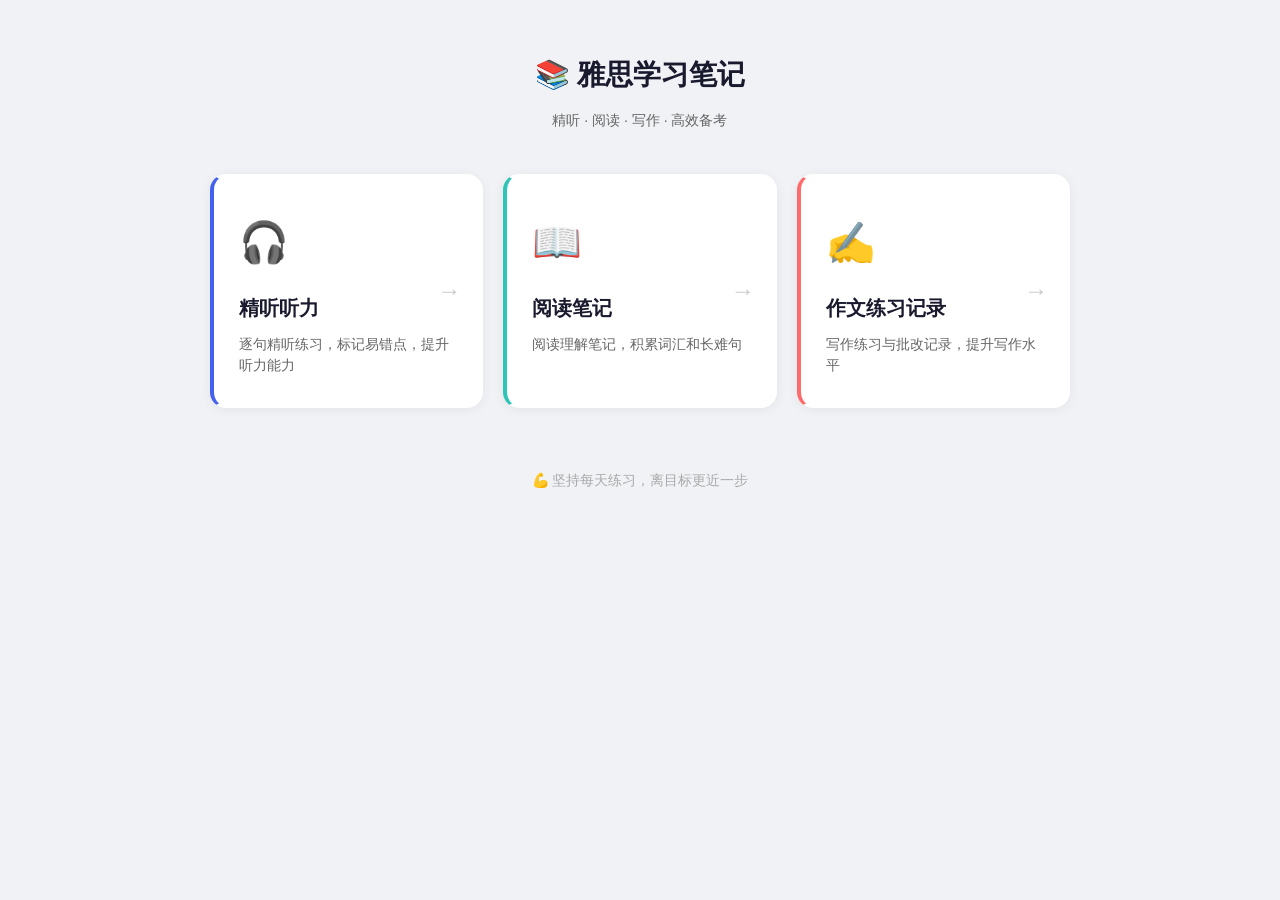
<file: index.html>
<!DOCTYPE html>
<html lang="zh-CN">
<head>
    <meta charset="UTF-8">
    <meta name="viewport" content="width=device-width, initial-scale=1.0">
    <title>雅思学习笔记</title>
    <link rel="stylesheet" href="style.css">
</head>
<body>
    <div class="container">
        <!-- Header -->
        <header class="header">
            <h1>📚 雅思学习笔记</h1>
            <p class="subtitle">精听 · 阅读 · 写作 · 高效备考</p>
        </header>

        <!-- Category Cards -->
        <div class="category-grid">
            <!-- 精听听力 -->
            <a href="listening.html" class="category-card card-listening">
                <div class="card-icon">🎧</div>
                <h2>精听听力</h2>
                <p>逐句精听练习，标记易错点，提升听力能力</p>
                <span class="card-arrow">→</span>
            </a>

            <!-- 阅读笔记 -->
            <a href="reading.html" class="category-card card-reading">
                <div class="card-icon">📖</div>
                <h2>阅读笔记</h2>
                <p>阅读理解笔记，积累词汇和长难句</p>
                <span class="card-arrow">→</span>
            </a>

            <!-- 作文练习 -->
            <a href="writing.html" class="category-card card-writing">
                <div class="card-icon">✍️</div>
                <h2>作文练习记录</h2>
                <p>写作练习与批改记录，提升写作水平</p>
                <span class="card-arrow">→</span>
            </a>
        </div>

        <!-- Footer -->
        <footer class="footer">
            <p>💪 坚持每天练习，离目标更近一步</p>
        </footer>
    </div>
</body>
</html>
</file>
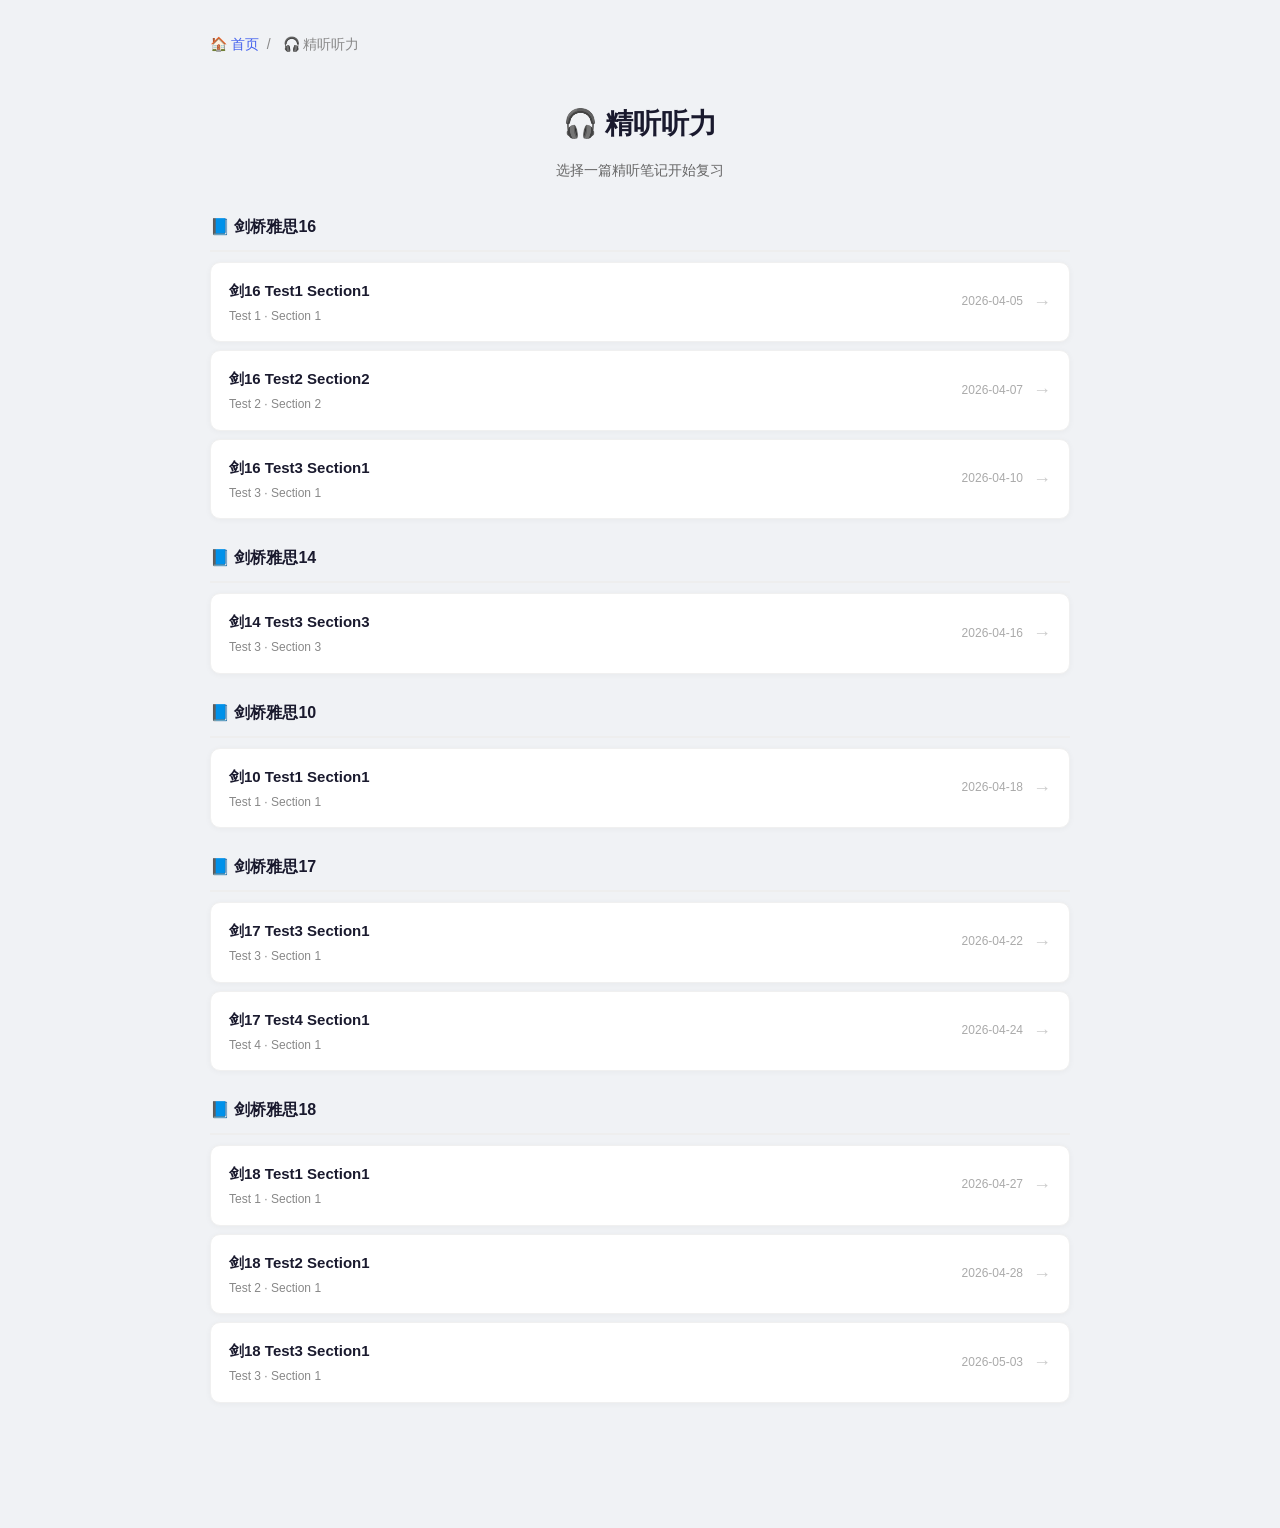
<file: listening.html>
<!DOCTYPE html>
<html lang="zh-CN">
<head>
    <meta charset="UTF-8">
    <meta name="viewport" content="width=device-width, initial-scale=1.0">
    <title>精听听力 - 雅思学习笔记</title>
    <link rel="stylesheet" href="style.css">
</head>
<body>
    <div class="container">
        <!-- Nav -->
        <nav class="breadcrumb">
            <a href="index.html">🏠 首页</a> <span>/</span> <span>🎧 精听听力</span>
        </nav>

        <header class="header">
            <h1>🎧 精听听力</h1>
            <p class="subtitle">选择一篇精听笔记开始复习</p>
        </header>

        <!-- Note List -->
        <div class="note-list" id="listeningList">
            <div class="placeholder">
                <p>加载中...</p>
            </div>
        </div>
    </div>

    <script src="notes-config.js"></script>
    <script>
        function renderListeningList() {
            const container = document.getElementById('listeningList');
            const notes = NOTES_CONFIG.listening;

            if (notes.length === 0) {
                container.innerHTML = `
                    <div class="empty-state">
                        <div class="empty-icon">📭</div>
                        <p>还没有精听笔记</p>
                        <p class="empty-tip">在 <code>notes-config.js</code> 中添加笔记配置，并将笔记文件放入 <code>note/</code> 文件夹</p>
                    </div>`;
                return;
            }

            // 按book分组
            const groups = {};
            notes.forEach(note => {
                const book = note.book || '未分类';
                if (!groups[book]) groups[book] = [];
                groups[book].push(note);
            });

            let html = '';
            for (const [book, items] of Object.entries(groups)) {
                html += `<div class="note-group">
                    <h3 class="group-title">📘 ${book}</h3>
                    <div class="group-items">`;
                items.forEach(note => {
                    html += `
                        <a href="player.html?file=${encodeURIComponent(note.file)}&title=${encodeURIComponent(note.title)}" class="note-item">
                            <div class="note-item-info">
                                <span class="note-item-title">${note.title}</span>
                                <span class="note-item-meta">${note.test} · ${note.section}</span>
                            </div>
                            <div class="note-item-right">
                                <span class="note-item-date">${note.date || ''}</span>
                                <span class="note-item-arrow">→</span>
                            </div>
                        </a>`;
                });
                html += `</div></div>`;
            }

            container.innerHTML = html;
        }

        renderListeningList();
    </script>
</body>
</html>
</file>
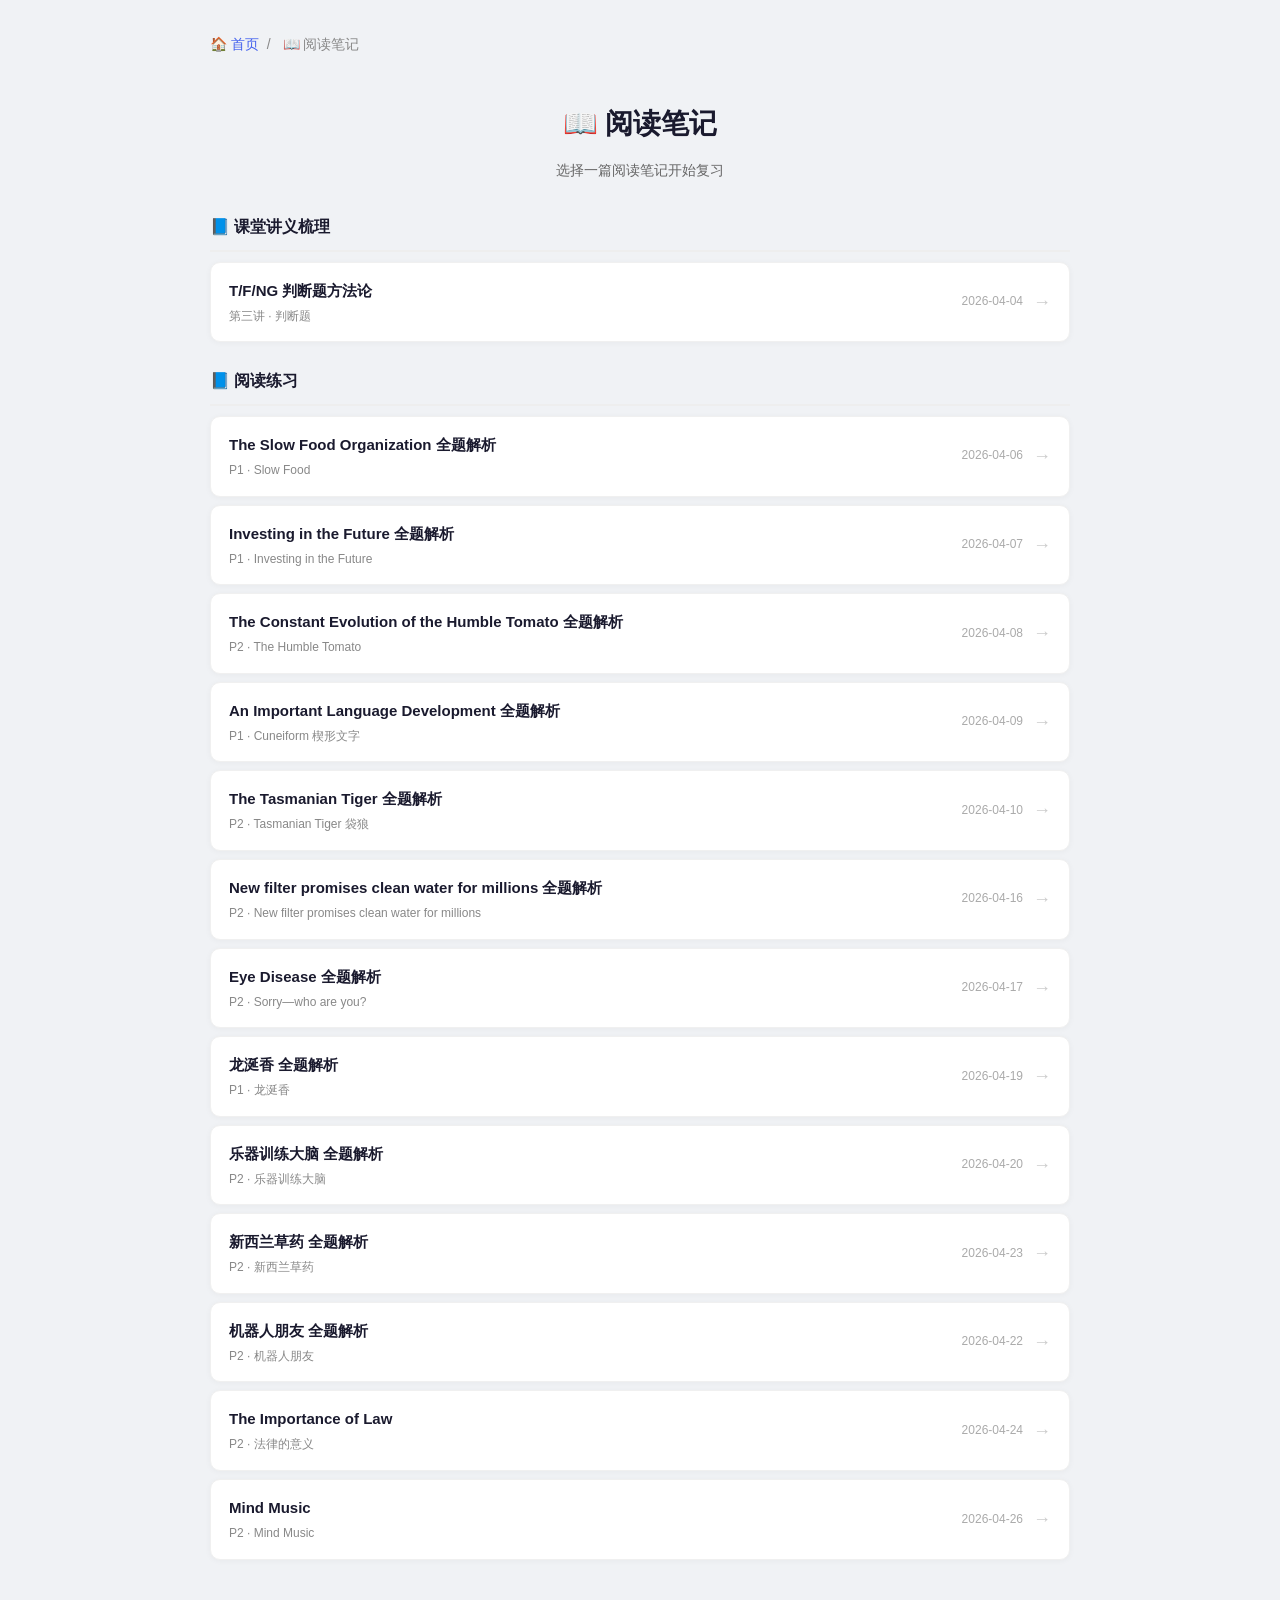
<file: reading.html>
<!DOCTYPE html>
<html lang="zh-CN">
<head>
    <meta charset="UTF-8">
    <meta name="viewport" content="width=device-width, initial-scale=1.0">
    <title>阅读笔记 - 雅思学习笔记</title>
    <link rel="stylesheet" href="style.css">
</head>
<body>
    <div class="container">
        <nav class="breadcrumb">
            <a href="index.html">🏠 首页</a> <span>/</span> <span>📖 阅读笔记</span>
        </nav>

        <header class="header">
            <h1>📖 阅读笔记</h1>
            <p class="subtitle">选择一篇阅读笔记开始复习</p>
        </header>

        <div class="note-list" id="readingList">
            <div class="placeholder">
                <p>加载中...</p>
            </div>
        </div>
    </div>

    <script src="notes-config.js"></script>
    <script>
        function renderReadingList() {
            const container = document.getElementById('readingList');
            const notes = NOTES_CONFIG.reading;

            if (notes.length === 0) {
                container.innerHTML = `
                    <div class="empty-state">
                        <div class="empty-icon">📭</div>
                        <p>还没有阅读笔记</p>
                        <p class="empty-tip">在 <code>notes-config.js</code> 的 reading 数组中添加记录，<br>并将笔记文件放入 <code>note/</code> 文件夹</p>
                    </div>`;
                return;
            }

            const groups = {};
            notes.forEach(note => {
                const book = note.book || '未分类';
                if (!groups[book]) groups[book] = [];
                groups[book].push(note);
            });

            let html = '';
            for (const [book, items] of Object.entries(groups)) {
                html += `<div class="note-group">
                    <h3 class="group-title">📘 ${book}</h3>
                    <div class="group-items">`;
                items.forEach(note => {
                    html += `
                        <a href="viewer.html?file=${encodeURIComponent(note.file)}&title=${encodeURIComponent(note.title)}" class="note-item">
                            <div class="note-item-info">
                                <span class="note-item-title">${note.title}</span>
                                <span class="note-item-meta">${note.test || ''} · ${note.passage || ''}</span>
                            </div>
                            <div class="note-item-right">
                                <span class="note-item-date">${note.date || ''}</span>
                                <span class="note-item-arrow">→</span>
                            </div>
                        </a>`;
                });
                html += `</div></div>`;
            }
            container.innerHTML = html;
        }
        renderReadingList();
    </script>
</body>
</html>
</file>
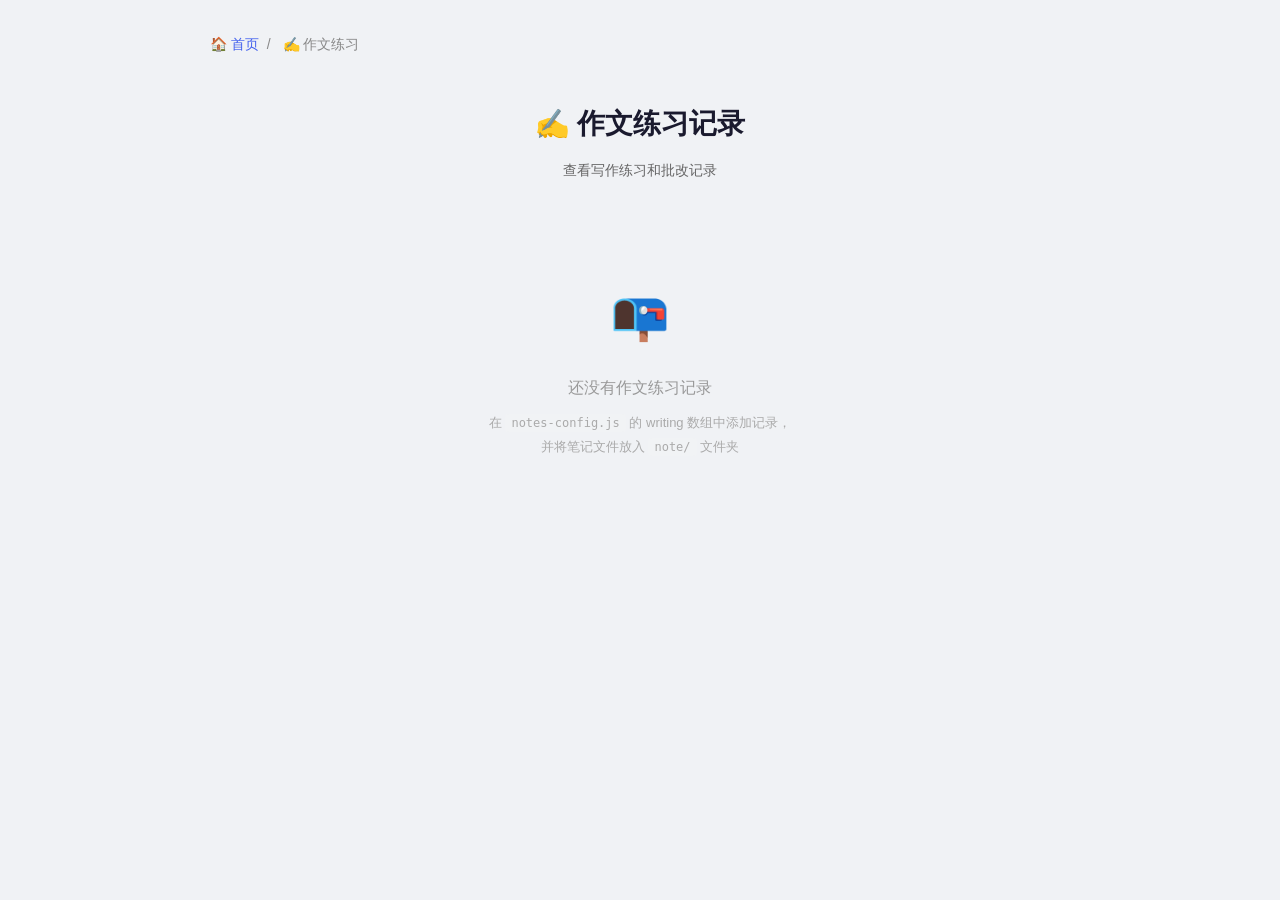
<file: writing.html>
<!DOCTYPE html>
<html lang="zh-CN">
<head>
    <meta charset="UTF-8">
    <meta name="viewport" content="width=device-width, initial-scale=1.0">
    <title>作文练习 - 雅思学习笔记</title>
    <link rel="stylesheet" href="style.css">
</head>
<body>
    <div class="container">
        <nav class="breadcrumb">
            <a href="index.html">🏠 首页</a> <span>/</span> <span>✍️ 作文练习</span>
        </nav>

        <header class="header">
            <h1>✍️ 作文练习记录</h1>
            <p class="subtitle">查看写作练习和批改记录</p>
        </header>

        <div class="note-list" id="writingList">
            <div class="placeholder">
                <p>加载中...</p>
            </div>
        </div>
    </div>

    <script src="notes-config.js"></script>
    <script>
        function renderWritingList() {
            const container = document.getElementById('writingList');
            const notes = NOTES_CONFIG.writing;

            if (notes.length === 0) {
                container.innerHTML = `
                    <div class="empty-state">
                        <div class="empty-icon">📭</div>
                        <p>还没有作文练习记录</p>
                        <p class="empty-tip">在 <code>notes-config.js</code> 的 writing 数组中添加记录，<br>并将笔记文件放入 <code>note/</code> 文件夹</p>
                    </div>`;
                return;
            }

            let html = '<div class="note-group"><div class="group-items">';
            notes.forEach(note => {
                html += `
                    <a href="viewer.html?file=${encodeURIComponent(note.file)}&title=${encodeURIComponent(note.title)}" class="note-item">
                        <div class="note-item-info">
                            <span class="note-item-title">${note.title}</span>
                            <span class="note-item-meta">${note.type || ''} · ${note.topic || ''}</span>
                        </div>
                        <div class="note-item-right">
                            <span class="note-item-date">${note.date || ''}</span>
                            <span class="note-item-arrow">→</span>
                        </div>
                    </a>`;
            });
            html += '</div></div>';
            container.innerHTML = html;
        }
        renderWritingList();
    </script>
</body>
</html>
</file>
<file: style.css>
/* ===== 基础样式 ===== */
* {
    margin: 0;
    padding: 0;
    box-sizing: border-box;
}

body {
    font-family: -apple-system, BlinkMacSystemFont, 'Segoe UI', 'PingFang SC', 'Microsoft YaHei', sans-serif;
    background: #f0f2f5;
    color: #333;
    line-height: 1.8;
    min-height: 100vh;
}

.container {
    max-width: 900px;
    margin: 0 auto;
    padding: 20px;
    padding-bottom: 100px;
}

/* ===== Header ===== */
.header {
    text-align: center;
    padding: 30px 0 20px;
}

.header h1 {
    font-size: 28px;
    color: #1a1a2e;
    margin-bottom: 8px;
}

.subtitle {
    color: #666;
    font-size: 14px;
}

/* ===== Breadcrumb 面包屑导航 ===== */
.breadcrumb {
    padding: 12px 0;
    font-size: 14px;
    color: #888;
}

.breadcrumb a {
    color: #4361ee;
    text-decoration: none;
    transition: color 0.2s;
}

.breadcrumb a:hover {
    color: #3a56d4;
    text-decoration: underline;
}

.breadcrumb span {
    margin: 0 4px;
}

/* ===== 首页分类卡片 ===== */
.category-grid {
    display: grid;
    grid-template-columns: repeat(auto-fit, minmax(260px, 1fr));
    gap: 20px;
    margin: 20px 0;
}

.category-card {
    display: block;
    background: white;
    border-radius: 16px;
    padding: 30px 25px;
    text-decoration: none;
    color: #333;
    box-shadow: 0 2px 12px rgba(0, 0, 0, 0.06);
    transition: all 0.3s;
    position: relative;
    overflow: hidden;
    border: 2px solid transparent;
}

.category-card:hover {
    transform: translateY(-4px);
    box-shadow: 0 8px 30px rgba(0, 0, 0, 0.12);
}

.category-card .card-icon {
    font-size: 40px;
    margin-bottom: 12px;
}

.category-card h2 {
    font-size: 20px;
    margin-bottom: 8px;
    color: #1a1a2e;
}

.category-card p {
    font-size: 14px;
    color: #666;
    line-height: 1.5;
}

.category-card .card-arrow {
    position: absolute;
    right: 20px;
    top: 50%;
    transform: translateY(-50%);
    font-size: 24px;
    color: #ccc;
    transition: all 0.3s;
}

.category-card:hover .card-arrow {
    right: 15px;
    color: #4361ee;
}

/* 卡片颜色主题 */
.card-listening {
    border-left: 4px solid #4361ee;
}
.card-listening:hover {
    border-color: #4361ee;
    background: linear-gradient(135deg, #f8f9ff, white);
}

.card-reading {
    border-left: 4px solid #2ec4b6;
}
.card-reading:hover {
    border-color: #2ec4b6;
    background: linear-gradient(135deg, #f0faf9, white);
}

.card-writing {
    border-left: 4px solid #ff6b6b;
}
.card-writing:hover {
    border-color: #ff6b6b;
    background: linear-gradient(135deg, #fff5f5, white);
}

/* ===== 笔记列表 ===== */
.note-list {
    margin: 10px 0;
}

.note-group {
    margin-bottom: 25px;
}

.group-title {
    font-size: 16px;
    color: #1a1a2e;
    margin-bottom: 10px;
    padding-bottom: 8px;
    border-bottom: 2px solid #eee;
}

.group-items {
    display: flex;
    flex-direction: column;
    gap: 8px;
}

.note-item {
    display: flex;
    justify-content: space-between;
    align-items: center;
    background: white;
    border-radius: 10px;
    padding: 14px 18px;
    text-decoration: none;
    color: #333;
    box-shadow: 0 1px 6px rgba(0, 0, 0, 0.04);
    transition: all 0.2s;
    border: 1px solid #f0f0f0;
}

.note-item:hover {
    transform: translateX(4px);
    box-shadow: 0 3px 12px rgba(0, 0, 0, 0.08);
    border-color: #4361ee;
}

.note-item-info {
    display: flex;
    flex-direction: column;
    gap: 2px;
}

.note-item-title {
    font-size: 15px;
    font-weight: 600;
    color: #1a1a2e;
}

.note-item-meta {
    font-size: 12px;
    color: #888;
}

.note-item-right {
    display: flex;
    align-items: center;
    gap: 10px;
}

.note-item-date {
    font-size: 12px;
    color: #aaa;
}

.note-item-arrow {
    font-size: 18px;
    color: #ccc;
    transition: all 0.2s;
}

.note-item:hover .note-item-arrow {
    color: #4361ee;
    transform: translateX(3px);
}

/* ===== 空状态 ===== */
.empty-state {
    text-align: center;
    padding: 60px 20px;
    color: #999;
}

.empty-icon {
    font-size: 48px;
    margin-bottom: 15px;
}

.empty-tip {
    font-size: 13px;
    color: #aaa;
    margin-top: 8px;
}

.empty-tip code {
    background: #f1f3f5;
    padding: 2px 6px;
    border-radius: 4px;
    font-size: 12px;
}

/* ===== Footer ===== */
.footer {
    text-align: center;
    padding: 40px 0 20px;
    color: #aaa;
    font-size: 14px;
}

/* ===== Buttons ===== */
.btn {
    display: inline-block;
    padding: 8px 20px;
    border: none;
    border-radius: 8px;
    cursor: pointer;
    font-size: 14px;
    font-weight: 500;
    transition: all 0.2s;
    text-decoration: none;
}

.btn-primary {
    background: #4361ee;
    color: white;
}

.btn-primary:hover {
    background: #3a56d4;
    transform: translateY(-1px);
    box-shadow: 0 4px 12px rgba(67, 97, 238, 0.3);
}

.btn-secondary {
    background: #e9ecef;
    color: #495057;
}

.btn-secondary:hover {
    background: #dee2e6;
}

.btn-success {
    background: #2ec4b6;
    color: white;
}

.btn-success:hover {
    background: #28b0a3;
}

/* ===== Global Audio Player (floating at bottom) ===== */
.global-player {
    position: fixed;
    bottom: 0;
    left: 0;
    right: 0;
    background: rgba(255, 255, 255, 0.98);
    backdrop-filter: blur(10px);
    border-top: 1px solid #e0e0e0;
    padding: 10px 20px;
    display: flex;
    align-items: center;
    gap: 15px;
    z-index: 1000;
    box-shadow: 0 -2px 20px rgba(0, 0, 0, 0.08);
    transform: translateY(100%);
    transition: transform 0.3s ease;
}

.global-player.active {
    transform: translateY(0);
}

.player-info {
    flex-shrink: 0;
    min-width: 100px;
}

.player-label {
    font-size: 13px;
    color: #4361ee;
    font-weight: 600;
}

.player-controls {
    flex: 1;
}

.player-controls audio {
    width: 100%;
    height: 36px;
}

.btn-close-player {
    background: none;
    border: none;
    font-size: 18px;
    color: #999;
    cursor: pointer;
    padding: 5px;
    flex-shrink: 0;
}

.btn-close-player:hover {
    color: #333;
}

/* ===== Markdown Content Area ===== */
.content {
    background: white;
    border-radius: 12px;
    padding: 30px 35px;
    box-shadow: 0 2px 12px rgba(0, 0, 0, 0.06);
    min-height: 300px;
}

.placeholder {
    text-align: center;
    padding: 60px 20px;
    color: #999;
}

.placeholder-icon {
    font-size: 48px;
    margin-bottom: 15px;
}

.placeholder p {
    margin-bottom: 20px;
}

/* ===== Markdown rendered styles ===== */
.content h1, .content h2, .content h3 {
    margin-top: 24px;
    margin-bottom: 12px;
    color: #1a1a2e;
}

.content h1 { font-size: 24px; border-bottom: 2px solid #eee; padding-bottom: 8px; }
.content h2 { font-size: 20px; }
.content h3 { font-size: 17px; }

.content p {
    margin-bottom: 8px;
}

.content ul, .content ol {
    padding-left: 20px;
    margin-bottom: 8px;
}

.content li {
    margin-bottom: 6px;
}

.content hr {
    border: none;
    border-top: 2px dashed #e0e0e0;
    margin: 20px 0;
}

.content blockquote {
    border-left: 4px solid #4361ee;
    padding: 10px 15px;
    margin: 10px 0;
    background: #f8f9ff;
    border-radius: 0 8px 8px 0;
}

.content em {
    color: #e63946;
    font-style: normal;
    font-weight: 500;
}

.content strong {
    color: #1a1a2e;
}

.content code {
    background: #f1f3f5;
    padding: 2px 6px;
    border-radius: 4px;
    font-size: 13px;
}

/* ==highlight== rendered as <mark> */
.content mark {
    background: linear-gradient(180deg, transparent 50%, #ffd60a 50%);
    padding: 0 2px;
    border-radius: 2px;
}

/* ===== 点击听按钮样式 ===== */
.audio-play-btn {
    display: inline-flex;
    align-items: center;
    gap: 6px;
    background: linear-gradient(135deg, #4361ee, #3a86ff);
    color: white;
    border: none;
    padding: 5px 14px;
    border-radius: 20px;
    cursor: pointer;
    font-size: 13px;
    font-weight: 500;
    transition: all 0.2s;
    vertical-align: middle;
    margin: 2px 0;
}

.audio-play-btn:hover {
    transform: translateY(-1px);
    box-shadow: 0 4px 12px rgba(67, 97, 238, 0.35);
}

.audio-play-btn:active {
    transform: scale(0.97);
}

.audio-play-btn.playing {
    background: linear-gradient(135deg, #e63946, #ff6b6b);
    animation: pulse 1.5s infinite;
}

.audio-play-btn .icon {
    font-size: 14px;
}

/* 点击听按钮激活状态 */
.audio-play-btn.active-btn {
    background: linear-gradient(135deg, #e63946, #ff6b6b);
    box-shadow: 0 2px 8px rgba(230, 57, 70, 0.3);
}

/* 老师解析按钮 */
.teacher-play-btn {
    display: inline-flex;
    align-items: center;
    gap: 6px;
    background: linear-gradient(135deg, #2ec4b6, #06d6a0);
    color: white;
    border: none;
    padding: 5px 14px;
    border-radius: 20px;
    cursor: pointer;
    font-size: 13px;
    font-weight: 500;
    transition: all 0.2s;
    vertical-align: middle;
    margin: 2px 0;
}

.teacher-play-btn:hover {
    transform: translateY(-1px);
    box-shadow: 0 4px 12px rgba(46, 196, 182, 0.35);
}

.teacher-play-btn:active {
    transform: scale(0.97);
}

.teacher-play-btn.playing {
    background: linear-gradient(135deg, #e63946, #ff6b6b);
    animation: pulse 1.5s infinite;
}

/* 单词发音按钮 */
.word-audio-btn {
    display: inline-flex;
    align-items: center;
    gap: 4px;
    background: linear-gradient(135deg, #ff9f43, #feca57);
    color: #333;
    border: none;
    padding: 3px 12px;
    border-radius: 14px;
    cursor: pointer;
    font-size: 13px;
    font-weight: 600;
    transition: all 0.2s;
    vertical-align: middle;
    margin: 0 2px;
}

.word-audio-btn:hover {
    transform: translateY(-1px);
    box-shadow: 0 3px 10px rgba(255, 159, 67, 0.35);
}

.word-audio-btn:active {
    transform: scale(0.96);
}

.word-audio-btn.word-playing {
    background: linear-gradient(135deg, #00b894, #55efc4);
    animation: pulse-word 1s infinite;
}

@keyframes pulse-word {
    0% { box-shadow: 0 0 0 0 rgba(0, 184, 148, 0.4); }
    70% { box-shadow: 0 0 0 6px rgba(0, 184, 148, 0); }
    100% { box-shadow: 0 0 0 0 rgba(0, 184, 148, 0); }
}

/* 本地音频上传按钮 */
.audio-upload-inline {
    display: inline-flex;
    align-items: center;
    gap: 6px;
    background: #f8f9fa;
    border: 2px dashed #ced4da;
    color: #666;
    padding: 5px 14px;
    border-radius: 20px;
    cursor: pointer;
    font-size: 13px;
    transition: all 0.2s;
    vertical-align: middle;
    margin: 2px 0;
}

.audio-upload-inline:hover {
    border-color: #4361ee;
    color: #4361ee;
    background: #f0f4ff;
}

.audio-upload-inline input[type="file"] {
    display: none;
}

@keyframes pulse {
    0% { box-shadow: 0 0 0 0 rgba(230, 57, 70, 0.4); }
    70% { box-shadow: 0 0 0 8px rgba(230, 57, 70, 0); }
    100% { box-shadow: 0 0 0 0 rgba(230, 57, 70, 0); }
}

/* ===== 内嵌听力面板（iframe） ===== */
.listen-panel {
    background: white;
    border: 2px solid #4361ee;
    border-radius: 12px;
    margin: 12px 0;
    overflow: hidden;
    box-shadow: 0 4px 20px rgba(67, 97, 238, 0.15);
    animation: slideDown 0.3s ease;
}

@keyframes slideDown {
    from {
        opacity: 0;
        transform: translateY(-10px);
    }
    to {
        opacity: 1;
        transform: translateY(0);
    }
}

.listen-panel-header {
    display: flex;
    justify-content: space-between;
    align-items: center;
    padding: 10px 16px;
    background: linear-gradient(135deg, #4361ee, #3a86ff);
    color: white;
    font-size: 14px;
    font-weight: 600;
}

.listen-panel-actions {
    display: flex;
    align-items: center;
    gap: 10px;
}

.listen-open-link {
    color: rgba(255, 255, 255, 0.85);
    text-decoration: none;
    font-size: 12px;
    padding: 3px 8px;
    border: 1px solid rgba(255, 255, 255, 0.4);
    border-radius: 4px;
    transition: all 0.2s;
}

.listen-open-link:hover {
    background: rgba(255, 255, 255, 0.15);
    color: white;
}

.listen-panel-close {
    background: rgba(255, 255, 255, 0.2);
    border: none;
    color: white;
    padding: 4px 10px;
    border-radius: 4px;
    cursor: pointer;
    font-size: 13px;
    transition: background 0.2s;
}

.listen-panel-close:hover {
    background: rgba(255, 255, 255, 0.35);
}

.listen-panel-body {
    width: 100%;
    height: 500px;
    position: relative;
}

.listen-panel-body iframe {
    width: 100%;
    height: 100%;
    border: none;
}

/* ===== Tab content for indented notes ===== */
.content li ul {
    margin-top: 4px;
}

.content li ul li {
    color: #555;
    font-size: 14px;
}

/* ===== 机考分栏布局（左原文右题目） ===== */
.exam-split-container {
    display: flex;
    gap: 0;
    margin: 20px -35px;
    border: 2px solid #e0e0e0;
    border-radius: 12px;
    overflow: hidden;
    min-height: 500px;
    max-height: 80vh;
    background: #fafafa;
}

.exam-panel {
    flex: 1;
    display: flex;
    flex-direction: column;
    min-width: 0;
}

.exam-left {
    border-right: 2px solid #e0e0e0;
}

.exam-panel-header {
    padding: 10px 16px;
    font-size: 14px;
    font-weight: 700;
    letter-spacing: 0.5px;
    flex-shrink: 0;
    display: flex;
    justify-content: space-between;
    align-items: center;
}

.exam-panel-controls {
    display: flex;
    gap: 6px;
}

.exam-ctrl-btn {
    background: rgba(255,255,255,0.3);
    border: 1px solid rgba(255,255,255,0.5);
    color: inherit;
    padding: 3px 10px;
    border-radius: 14px;
    cursor: pointer;
    font-size: 12px;
    font-weight: 500;
    transition: all 0.2s;
}

.exam-ctrl-btn:hover {
    background: rgba(255,255,255,0.5);
}

.exam-ctrl-btn.active {
    background: rgba(255,255,255,0.85);
    color: #1a73e8;
    font-weight: 700;
    border-color: transparent;
}

.exam-left .exam-panel-header {
    background: linear-gradient(135deg, #e8f0fe, #d2e3fc);
    color: #1a73e8;
}

.exam-right .exam-panel-header {
    background: linear-gradient(135deg, #fef3e0, #ffe0b2);
    color: #e65100;
}

.exam-panel-body {
    padding: 18px 20px;
    overflow-y: auto;
    flex: 1;
    font-size: 14px;
    line-height: 1.9;
}

.exam-left .exam-panel-body {
    background: #fff;
    color: #333;
}

.exam-right .exam-panel-body {
    background: #fffdf7;
    color: #333;
}

.exam-panel-body p {
    margin-bottom: 10px;
    text-indent: 0;
}

/* 分栏内的响应式 */
@media (max-width: 768px) {
    .exam-split-container {
        flex-direction: column;
        margin: 15px -15px;
    }

    .exam-left {
        border-right: none;
        border-bottom: 2px solid #e0e0e0;
    }

    .exam-panel-body {
        max-height: 350px;
    }
}

/* ===== 定位句和替换词交互样式 ===== */
.locate-wrapper {
    margin: 12px 0;
    border-radius: 10px;
    overflow: hidden;
}

.locate-buttons {
    display: flex;
    gap: 8px;
    flex-wrap: wrap;
    margin-bottom: 4px;
}

.locate-toggle-btn,
.replace-toggle-btn {
    display: inline-flex;
    align-items: center;
    gap: 5px;
    border: none;
    padding: 5px 14px;
    border-radius: 20px;
    cursor: pointer;
    font-size: 13px;
    font-weight: 500;
    transition: all 0.25s;
    vertical-align: middle;
}

.locate-toggle-btn {
    background: #e8f0fe;
    color: #1a73e8;
}

.locate-toggle-btn:hover {
    background: #d2e3fc;
    transform: translateY(-1px);
    box-shadow: 0 2px 8px rgba(26, 115, 232, 0.2);
}

.locate-toggle-btn.active {
    background: #1a73e8;
    color: white;
}

.replace-toggle-btn {
    background: #fef3e0;
    color: #e65100;
}

.replace-toggle-btn:hover {
    background: #ffe0b2;
    transform: translateY(-1px);
    box-shadow: 0 2px 8px rgba(230, 81, 0, 0.2);
}

.replace-toggle-btn.active {
    background: #e65100;
    color: white;
}

.locate-content {
    padding: 14px 18px;
    background: #f0f7ff;
    border-left: 4px solid #1a73e8;
    border-radius: 0 8px 8px 0;
    color: #1a73e8;
    font-size: 14.5px;
    line-height: 1.9;
    margin-top: 6px;
    animation: fadeIn 0.3s ease;
}

@keyframes fadeIn {
    from { opacity: 0; transform: translateY(-6px); }
    to { opacity: 1; transform: translateY(0); }
}

/* 定位句 - 在原文中高亮（分栏模式） */
.locate-sentence {
    transition: all 0.3s;
}

.locate-sentence.highlighted {
    background: #e3f2fd;
    border-left: 3px solid #1a73e8;
    padding: 2px 4px;
    border-radius: 0 4px 4px 0;
    color: #0d47a1;
}

/* 替换词 - 默认下划线提示 */
.replace-word {
    position: relative;
    border-bottom: 2px dashed #bbb;
    padding-bottom: 1px;
    transition: all 0.3s;
}

/* 替换词 - 高亮显示 */
.replace-word.revealed {
    background: linear-gradient(180deg, transparent 40%, #ffe082 40%);
    border-bottom: 2px solid #e65100;
    color: #bf360c;
    font-weight: 600;
    padding: 0 3px;
    border-radius: 2px;
}

/* ===== Responsive ===== */
@media (max-width: 768px) {
    .container {
        padding: 10px;
        padding-bottom: 90px;
    }

    .content {
        padding: 20px 15px;
    }

    .header h1 {
        font-size: 22px;
    }

    .category-grid {
        grid-template-columns: 1fr;
    }

    .global-player {
        padding: 8px 10px;
        gap: 8px;
    }

    .player-info {
        min-width: 60px;
    }

    .player-label {
        font-size: 11px;
    }

    .category-card {
        padding: 20px 18px;
    }
}

/* ===== 自测题 Quiz Block ===== */
.quiz-block {
    margin: 32px 0;
    border: 2px solid #4361ee;
    border-radius: 12px;
    overflow: hidden;
    background: #fff;
    box-shadow: 0 4px 16px rgba(67,97,238,0.08);
}

.quiz-block-header {
    display: flex;
    align-items: center;
    justify-content: space-between;
    padding: 12px 18px;
    background: linear-gradient(135deg, #4361ee, #7209b7);
    color: #fff;
    font-size: 15px;
    font-weight: 600;
}

.quiz-block-actions {
    display: flex;
    gap: 8px;
}

.quiz-reset-btn,
.quiz-star-filter-btn {
    padding: 4px 12px;
    border: none;
    border-radius: 20px;
    font-size: 13px;
    cursor: pointer;
    transition: all 0.2s;
    background: rgba(255,255,255,0.2);
    color: #fff;
}

.quiz-reset-btn:hover { background: rgba(255,255,255,0.35); }
.quiz-star-filter-btn:hover { background: rgba(255,255,255,0.35); }
.quiz-star-filter-btn.active { background: #f9c74f; color: #333; }

.quiz-items {
    padding: 8px 0;
}

/* 单题 */
.quiz-item {
    padding: 18px 20px;
    border-bottom: 1px solid #f0f0f0;
    transition: background 0.2s;
    position: relative;
}

.quiz-item:last-child { border-bottom: none; }
.quiz-item:hover { background: #fafafa; }
.quiz-item.all-correct { background: #f0fff4; }
.quiz-item.starred { border-left: 4px solid #f9c74f; }

.quiz-item-header {
    display: flex;
    align-items: center;
    gap: 8px;
    margin-bottom: 10px;
}

.quiz-num {
    font-weight: 700;
    color: #4361ee;
    font-size: 14px;
    min-width: 28px;
}

.quiz-type-tag {
    font-size: 11px;
    padding: 2px 8px;
    border-radius: 10px;
    background: #e8edff;
    color: #4361ee;
    font-weight: 600;
}

.quiz-type-tag.translate-tag {
    background: #fce8ff;
    color: #7209b7;
}

.quiz-star-btn {
    margin-left: auto;
    background: none;
    border: none;
    font-size: 18px;
    cursor: pointer;
    padding: 2px 6px;
    border-radius: 6px;
    transition: transform 0.15s;
}

.quiz-star-btn:hover { transform: scale(1.2); }

/* 填空题句子 */
.quiz-sentence {
    font-size: 15px;
    line-height: 2;
    color: #222;
    margin-bottom: 10px;
}

/* 填空输入框 */
.quiz-input {
    display: inline-block;
    border: none;
    border-bottom: 2px solid #4361ee;
    background: transparent;
    font-size: 15px;
    padding: 2px 6px;
    margin: 0 2px;
    outline: none;
    color: #1a1a2e;
    font-family: inherit;
    transition: border-color 0.2s, background 0.2s;
    vertical-align: middle;
    border-radius: 0;
}

.quiz-input:focus {
    border-bottom-color: #7209b7;
    background: #f5f0ff;
}

.quiz-input.correct {
    border-bottom-color: #06d6a0;
    background: #f0fff9;
    color: #028a6a;
}

/* 音频 */
.quiz-audio {
    margin: 10px 0;
}

.quiz-audio audio {
    width: 100%;
    max-width: 400px;
    height: 36px;
    border-radius: 20px;
}

/* 汉译英 */
.quiz-chinese {
    font-size: 16px;
    color: #333;
    margin-bottom: 10px;
    padding: 8px 12px;
    background: #f8f9ff;
    border-left: 3px solid #4361ee;
    border-radius: 0 6px 6px 0;
}

.quiz-textarea {
    width: 100%;
    padding: 10px 12px;
    border: 1px solid #ddd;
    border-radius: 8px;
    font-size: 14px;
    font-family: inherit;
    resize: vertical;
    outline: none;
    transition: border-color 0.2s;
    color: #222;
    line-height: 1.7;
}

.quiz-textarea:focus { border-color: #4361ee; }

.quiz-actions {
    display: flex;
    gap: 8px;
    margin-top: 8px;
}

.quiz-check-btn,
.quiz-show-btn {
    padding: 6px 16px;
    border: none;
    border-radius: 20px;
    font-size: 13px;
    cursor: pointer;
    transition: all 0.2s;
    font-family: inherit;
}

.quiz-check-btn {
    background: #4361ee;
    color: #fff;
}

.quiz-check-btn:hover { background: #3451d1; }

.quiz-show-btn {
    background: #f0f0f0;
    color: #555;
}

.quiz-show-btn:hover { background: #e0e0e0; }

/* 备注 */
.quiz-note {
    font-size: 13px;
    color: #888;
    margin-top: 8px;
    font-style: italic;
}

/* 反馈 */
.quiz-feedback {
    margin-top: 10px;
    padding: 8px 12px;
    border-radius: 8px;
    font-size: 14px;
    line-height: 1.6;
}

.quiz-feedback.correct {
    background: #f0fff4;
    color: #028a6a;
    border: 1px solid #b7f0db;
}

.quiz-feedback.wrong {
    background: #fff5f5;
    color: #c0392b;
    border: 1px solid #f5c6cb;
}

.quiz-feedback.partial {
    background: #fffbf0;
    color: #d68910;
    border: 1px solid #fce4a0;
}

.quiz-feedback.hint {
    background: #f0f4ff;
    color: #4361ee;
    border: 1px solid #c5d0ff;
}

.quiz-feedback small {
    display: block;
    margin-top: 4px;
    opacity: 0.8;
    font-size: 12px;
}

/* ===== 精听填空输入框 ===== */
.fill-blank {
    display: inline-block;
    border: none;
    border-bottom: 2px solid #4361ee;
    background: transparent;
    font-size: inherit;
    font-family: inherit;
    color: #1a1a2e;
    padding: 0 4px;
    margin: 0 2px;
    outline: none;
    vertical-align: baseline;
    transition: border-color 0.2s, background 0.2s;
    border-radius: 3px 3px 0 0;
    min-width: 60px;
}

.fill-blank:focus {
    background: #f0f4ff;
    border-bottom-color: #3a0ca3;
}

.fill-blank.fill-correct {
    border-bottom-color: #2ec4b6;
    background: #eafaf8;
    color: #1a7a70;
}

.fill-blank.fill-wrong {
    border-bottom-color: #e63946;
    background: #fff0f1;
}

/* ===== 显示答案按钮 ===== */
.show-answer-btn {
    display: inline-flex;
    align-items: center;
    justify-content: center;
    background: none;
    border: 1px solid #c5d0ff;
    border-radius: 6px;
    color: #4361ee;
    font-size: 13px;
    padding: 1px 7px;
    margin-left: 6px;
    cursor: pointer;
    vertical-align: middle;
    transition: background 0.15s, border-color 0.15s;
    line-height: 1.6;
}

.show-answer-btn:hover {
    background: #eef1ff;
    border-color: #4361ee;
}

.show-answer-btn-active {
    background: #eef1ff;
    border-color: #4361ee;
    color: #3a0ca3;
}

/* ===== 注释显示按钮（[点击听]行旁边） ===== */
.show-note-btn {
    display: inline-flex;
    align-items: center;
    justify-content: center;
    background: none;
    border: 1px solid #b7e4df;
    border-radius: 6px;
    color: #2ec4b6;
    font-size: 13px;
    padding: 1px 7px;
    margin-left: 6px;
    cursor: pointer;
    vertical-align: middle;
    transition: background 0.15s, border-color 0.15s;
    line-height: 1.6;
}

.show-note-btn:hover {
    background: #eafaf8;
    border-color: #2ec4b6;
}

.show-note-btn.show-answer-btn-active {
    background: #eafaf8;
    border-color: #2ec4b6;
    color: #1a7a70;
}

/* ===== 填空反馈标签 ===== */
.fill-feedback {
    font-size: 13px;
    font-weight: 600;
    margin: 0 2px;
    vertical-align: middle;
}

.fill-fb-correct {
    color: #2ec4b6;
}

.fill-fb-wrong {
    color: #e63946;
}

.fill-correct-ans {
    background: #eafaf8;
    color: #1a7a70;
    border-bottom: 2px solid #2ec4b6;
    padding: 0 4px;
    border-radius: 3px 3px 0 0;
    font-weight: 700;
}

/* 注释行（点答案后显示） */
.fill-note {
    display: block;
    margin-left: 1.5em;
    color: #666;
    font-size: 14px;
    font-style: italic;
    line-height: 1.7;
}
</file>
